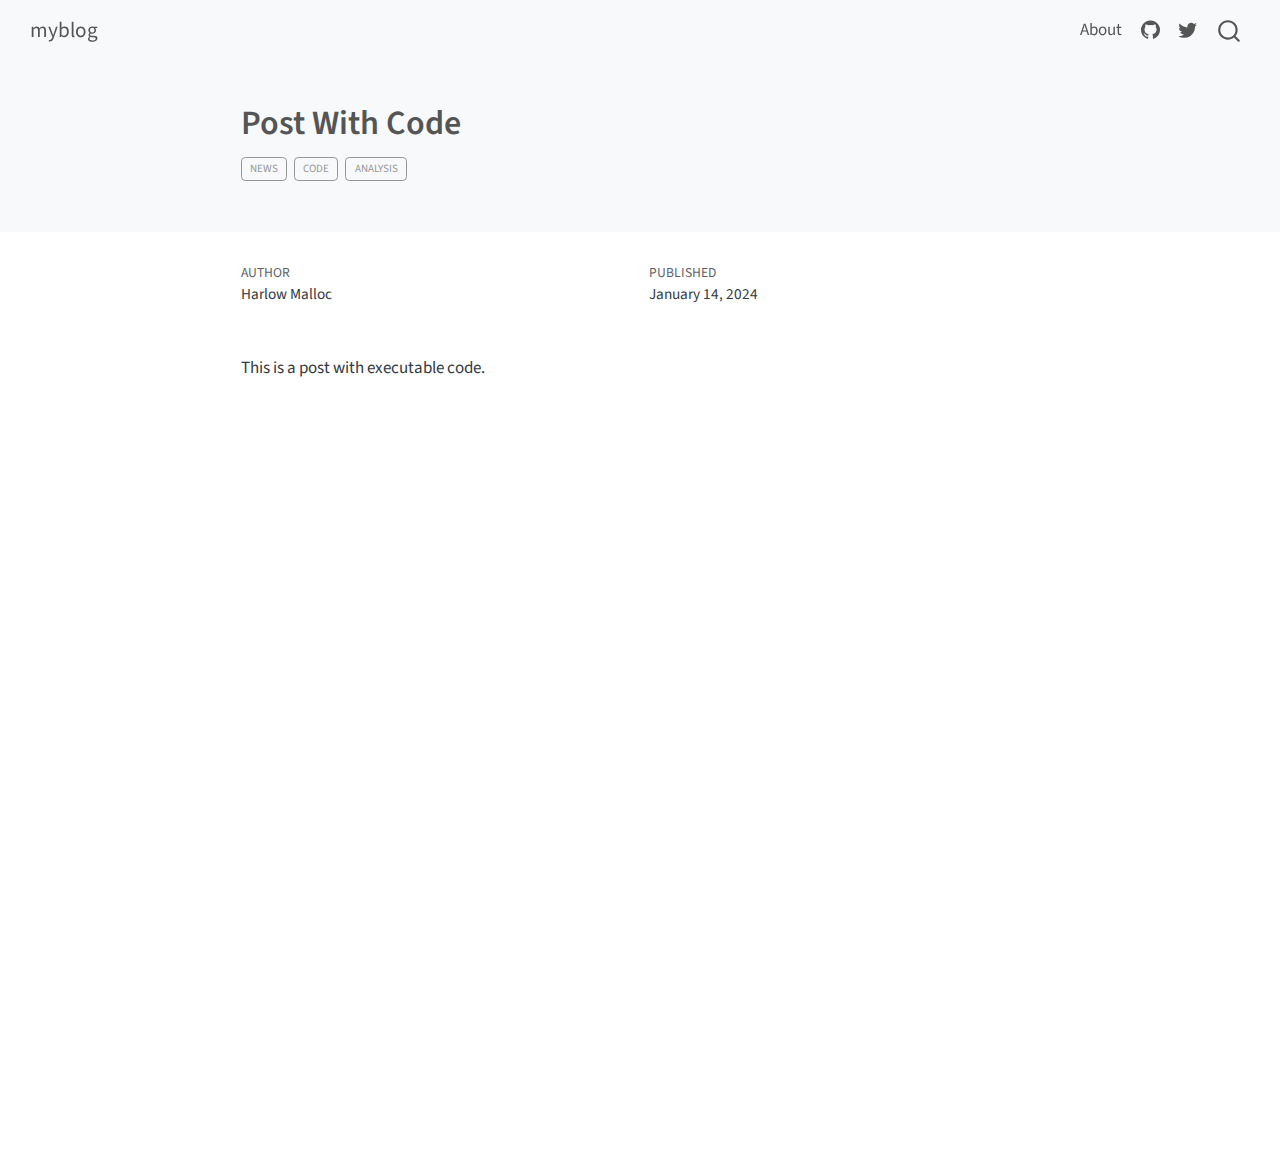
<file: posts/post-with-code/index.html>
<!DOCTYPE html>
<html xmlns="http://www.w3.org/1999/xhtml" lang="en" xml:lang="en"><head>

<meta charset="utf-8">
<meta name="generator" content="quarto-1.4.542">

<meta name="viewport" content="width=device-width, initial-scale=1.0, user-scalable=yes">

<meta name="author" content="Harlow Malloc">
<meta name="dcterms.date" content="2024-01-14">

<title>myblog - Post With Code</title>
<style>
code{white-space: pre-wrap;}
span.smallcaps{font-variant: small-caps;}
div.columns{display: flex; gap: min(4vw, 1.5em);}
div.column{flex: auto; overflow-x: auto;}
div.hanging-indent{margin-left: 1.5em; text-indent: -1.5em;}
ul.task-list{list-style: none;}
ul.task-list li input[type="checkbox"] {
  width: 0.8em;
  margin: 0 0.8em 0.2em -1em; /* quarto-specific, see https://github.com/quarto-dev/quarto-cli/issues/4556 */ 
  vertical-align: middle;
}
</style>


<script src="../../site_libs/quarto-nav/quarto-nav.js"></script>
<script src="../../site_libs/quarto-nav/headroom.min.js"></script>
<script src="../../site_libs/clipboard/clipboard.min.js"></script>
<script src="../../site_libs/quarto-search/autocomplete.umd.js"></script>
<script src="../../site_libs/quarto-search/fuse.min.js"></script>
<script src="../../site_libs/quarto-search/quarto-search.js"></script>
<meta name="quarto:offset" content="../../">
<script src="../../site_libs/quarto-html/quarto.js"></script>
<script src="../../site_libs/quarto-html/popper.min.js"></script>
<script src="../../site_libs/quarto-html/tippy.umd.min.js"></script>
<script src="../../site_libs/quarto-html/anchor.min.js"></script>
<link href="../../site_libs/quarto-html/tippy.css" rel="stylesheet">
<link href="../../site_libs/quarto-html/quarto-syntax-highlighting.css" rel="stylesheet" id="quarto-text-highlighting-styles">
<script src="../../site_libs/bootstrap/bootstrap.min.js"></script>
<link href="../../site_libs/bootstrap/bootstrap-icons.css" rel="stylesheet">
<link href="../../site_libs/bootstrap/bootstrap.min.css" rel="stylesheet" id="quarto-bootstrap" data-mode="light">
<script id="quarto-search-options" type="application/json">{
  "location": "navbar",
  "copy-button": false,
  "collapse-after": 3,
  "panel-placement": "end",
  "type": "overlay",
  "limit": 50,
  "keyboard-shortcut": [
    "f",
    "/",
    "s"
  ],
  "show-item-context": false,
  "language": {
    "search-no-results-text": "No results",
    "search-matching-documents-text": "matching documents",
    "search-copy-link-title": "Copy link to search",
    "search-hide-matches-text": "Hide additional matches",
    "search-more-match-text": "more match in this document",
    "search-more-matches-text": "more matches in this document",
    "search-clear-button-title": "Clear",
    "search-text-placeholder": "",
    "search-detached-cancel-button-title": "Cancel",
    "search-submit-button-title": "Submit",
    "search-label": "Search"
  }
}</script>


<link rel="stylesheet" href="../../styles.css">
</head>

<body class="nav-fixed fullcontent">

<div id="quarto-search-results"></div>
  <header id="quarto-header" class="headroom fixed-top quarto-banner">
    <nav class="navbar navbar-expand-lg " data-bs-theme="dark">
      <div class="navbar-container container-fluid">
      <div class="navbar-brand-container mx-auto">
    <a class="navbar-brand" href="../../index.html">
    <span class="navbar-title">myblog</span>
    </a>
  </div>
            <div id="quarto-search" class="" title="Search"></div>
          <button class="navbar-toggler" type="button" data-bs-toggle="collapse" data-bs-target="#navbarCollapse" aria-controls="navbarCollapse" aria-expanded="false" aria-label="Toggle navigation" onclick="if (window.quartoToggleHeadroom) { window.quartoToggleHeadroom(); }">
  <span class="navbar-toggler-icon"></span>
</button>
          <div class="collapse navbar-collapse" id="navbarCollapse">
            <ul class="navbar-nav navbar-nav-scroll ms-auto">
  <li class="nav-item">
    <a class="nav-link" href="../../about.html"> 
<span class="menu-text">About</span></a>
  </li>  
  <li class="nav-item compact">
    <a class="nav-link" href="https://github.com/"> <i class="bi bi-github" role="img">
</i> 
<span class="menu-text"></span></a>
  </li>  
  <li class="nav-item compact">
    <a class="nav-link" href="https://twitter.com"> <i class="bi bi-twitter" role="img">
</i> 
<span class="menu-text"></span></a>
  </li>  
</ul>
          </div> <!-- /navcollapse -->
          <div class="quarto-navbar-tools">
</div>
      </div> <!-- /container-fluid -->
    </nav>
</header>
<!-- content -->
<header id="title-block-header" class="quarto-title-block default page-columns page-full">
  <div class="quarto-title-banner page-columns page-full">
    <div class="quarto-title column-body">
      <h1 class="title">Post With Code</h1>
                                <div class="quarto-categories">
                <div class="quarto-category">news</div>
                <div class="quarto-category">code</div>
                <div class="quarto-category">analysis</div>
              </div>
                  </div>
  </div>
    
  
  <div class="quarto-title-meta">

      <div>
      <div class="quarto-title-meta-heading">Author</div>
      <div class="quarto-title-meta-contents">
               <p>Harlow Malloc </p>
            </div>
    </div>
      
      <div>
      <div class="quarto-title-meta-heading">Published</div>
      <div class="quarto-title-meta-contents">
        <p class="date">January 14, 2024</p>
      </div>
    </div>
    
      
    </div>
    
  
  </header><div id="quarto-content" class="quarto-container page-columns page-rows-contents page-layout-article page-navbar">
<!-- sidebar -->
<!-- margin-sidebar -->
    
<!-- main -->
<main class="content quarto-banner-title-block" id="quarto-document-content">





<p>This is a post with executable code.</p>



</main> <!-- /main -->
<script id="quarto-html-after-body" type="application/javascript">
window.document.addEventListener("DOMContentLoaded", function (event) {
  const toggleBodyColorMode = (bsSheetEl) => {
    const mode = bsSheetEl.getAttribute("data-mode");
    const bodyEl = window.document.querySelector("body");
    if (mode === "dark") {
      bodyEl.classList.add("quarto-dark");
      bodyEl.classList.remove("quarto-light");
    } else {
      bodyEl.classList.add("quarto-light");
      bodyEl.classList.remove("quarto-dark");
    }
  }
  const toggleBodyColorPrimary = () => {
    const bsSheetEl = window.document.querySelector("link#quarto-bootstrap");
    if (bsSheetEl) {
      toggleBodyColorMode(bsSheetEl);
    }
  }
  toggleBodyColorPrimary();  
  const icon = "";
  const anchorJS = new window.AnchorJS();
  anchorJS.options = {
    placement: 'right',
    icon: icon
  };
  anchorJS.add('.anchored');
  const isCodeAnnotation = (el) => {
    for (const clz of el.classList) {
      if (clz.startsWith('code-annotation-')) {                     
        return true;
      }
    }
    return false;
  }
  const clipboard = new window.ClipboardJS('.code-copy-button', {
    text: function(trigger) {
      const codeEl = trigger.previousElementSibling.cloneNode(true);
      for (const childEl of codeEl.children) {
        if (isCodeAnnotation(childEl)) {
          childEl.remove();
        }
      }
      return codeEl.innerText;
    }
  });
  clipboard.on('success', function(e) {
    // button target
    const button = e.trigger;
    // don't keep focus
    button.blur();
    // flash "checked"
    button.classList.add('code-copy-button-checked');
    var currentTitle = button.getAttribute("title");
    button.setAttribute("title", "Copied!");
    let tooltip;
    if (window.bootstrap) {
      button.setAttribute("data-bs-toggle", "tooltip");
      button.setAttribute("data-bs-placement", "left");
      button.setAttribute("data-bs-title", "Copied!");
      tooltip = new bootstrap.Tooltip(button, 
        { trigger: "manual", 
          customClass: "code-copy-button-tooltip",
          offset: [0, -8]});
      tooltip.show();    
    }
    setTimeout(function() {
      if (tooltip) {
        tooltip.hide();
        button.removeAttribute("data-bs-title");
        button.removeAttribute("data-bs-toggle");
        button.removeAttribute("data-bs-placement");
      }
      button.setAttribute("title", currentTitle);
      button.classList.remove('code-copy-button-checked');
    }, 1000);
    // clear code selection
    e.clearSelection();
  });
  function tippyHover(el, contentFn, onTriggerFn, onUntriggerFn) {
    const config = {
      allowHTML: true,
      maxWidth: 500,
      delay: 100,
      arrow: false,
      appendTo: function(el) {
          return el.parentElement;
      },
      interactive: true,
      interactiveBorder: 10,
      theme: 'quarto',
      placement: 'bottom-start',
    };
    if (contentFn) {
      config.content = contentFn;
    }
    if (onTriggerFn) {
      config.onTrigger = onTriggerFn;
    }
    if (onUntriggerFn) {
      config.onUntrigger = onUntriggerFn;
    }
    window.tippy(el, config); 
  }
  const noterefs = window.document.querySelectorAll('a[role="doc-noteref"]');
  for (var i=0; i<noterefs.length; i++) {
    const ref = noterefs[i];
    tippyHover(ref, function() {
      // use id or data attribute instead here
      let href = ref.getAttribute('data-footnote-href') || ref.getAttribute('href');
      try { href = new URL(href).hash; } catch {}
      const id = href.replace(/^#\/?/, "");
      const note = window.document.getElementById(id);
      return note.innerHTML;
    });
  }
  const xrefs = window.document.querySelectorAll('a.quarto-xref');
  const processXRef = (id, note) => {
    // Strip column container classes
    const stripColumnClz = (el) => {
      el.classList.remove("page-full", "page-columns");
      if (el.children) {
        for (const child of el.children) {
          stripColumnClz(child);
        }
      }
    }
    stripColumnClz(note)
    if (id === null || id.startsWith('sec-')) {
      // Special case sections, only their first couple elements
      const container = document.createElement("div");
      if (note.children && note.children.length > 2) {
        container.appendChild(note.children[0].cloneNode(true));
        for (let i = 1; i < note.children.length; i++) {
          const child = note.children[i];
          if (child.tagName === "P" && child.innerText === "") {
            continue;
          } else {
            container.appendChild(child.cloneNode(true));
            break;
          }
        }
        if (window.Quarto?.typesetMath) {
          window.Quarto.typesetMath(container);
        }
        return container.innerHTML
      } else {
        if (window.Quarto?.typesetMath) {
          window.Quarto.typesetMath(note);
        }
        return note.innerHTML;
      }
    } else {
      // Remove any anchor links if they are present
      const anchorLink = note.querySelector('a.anchorjs-link');
      if (anchorLink) {
        anchorLink.remove();
      }
      if (window.Quarto?.typesetMath) {
        window.Quarto.typesetMath(note);
      }
      return note.innerHTML;
    }
  }
  for (var i=0; i<xrefs.length; i++) {
    const xref = xrefs[i];
    tippyHover(xref, undefined, function(instance) {
      instance.disable();
      let url = xref.getAttribute('href');
      let hash = undefined; 
      if (url.startsWith('#')) {
        hash = url;
      } else {
        try { hash = new URL(url).hash; } catch {}
      }
      if (hash) {
        const id = hash.replace(/^#\/?/, "");
        const note = window.document.getElementById(id);
        if (note !== null) {
          try {
            const html = processXRef(id, note.cloneNode(true));
            instance.setContent(html);
          } finally {
            instance.enable();
            instance.show();
          }
        } else {
          // See if we can fetch this
          fetch(url.split('#')[0])
          .then(res => res.text())
          .then(html => {
            const parser = new DOMParser();
            const htmlDoc = parser.parseFromString(html, "text/html");
            const note = htmlDoc.getElementById(id);
            if (note !== null) {
              const html = processXRef(id, note);
              instance.setContent(html);
            } 
          }).finally(() => {
            instance.enable();
            instance.show();
          });
        }
      } else {
        // See if we can fetch a full url (with no hash to target)
        // This is a special case and we should probably do some content thinning / targeting
        fetch(url)
        .then(res => res.text())
        .then(html => {
          const parser = new DOMParser();
          const htmlDoc = parser.parseFromString(html, "text/html");
          const note = htmlDoc.querySelector('main.content');
          if (note !== null) {
            // This should only happen for chapter cross references
            // (since there is no id in the URL)
            // remove the first header
            if (note.children.length > 0 && note.children[0].tagName === "HEADER") {
              note.children[0].remove();
            }
            const html = processXRef(null, note);
            instance.setContent(html);
          } 
        }).finally(() => {
          instance.enable();
          instance.show();
        });
      }
    }, function(instance) {
    });
  }
      let selectedAnnoteEl;
      const selectorForAnnotation = ( cell, annotation) => {
        let cellAttr = 'data-code-cell="' + cell + '"';
        let lineAttr = 'data-code-annotation="' +  annotation + '"';
        const selector = 'span[' + cellAttr + '][' + lineAttr + ']';
        return selector;
      }
      const selectCodeLines = (annoteEl) => {
        const doc = window.document;
        const targetCell = annoteEl.getAttribute("data-target-cell");
        const targetAnnotation = annoteEl.getAttribute("data-target-annotation");
        const annoteSpan = window.document.querySelector(selectorForAnnotation(targetCell, targetAnnotation));
        const lines = annoteSpan.getAttribute("data-code-lines").split(",");
        const lineIds = lines.map((line) => {
          return targetCell + "-" + line;
        })
        let top = null;
        let height = null;
        let parent = null;
        if (lineIds.length > 0) {
            //compute the position of the single el (top and bottom and make a div)
            const el = window.document.getElementById(lineIds[0]);
            top = el.offsetTop;
            height = el.offsetHeight;
            parent = el.parentElement.parentElement;
          if (lineIds.length > 1) {
            const lastEl = window.document.getElementById(lineIds[lineIds.length - 1]);
            const bottom = lastEl.offsetTop + lastEl.offsetHeight;
            height = bottom - top;
          }
          if (top !== null && height !== null && parent !== null) {
            // cook up a div (if necessary) and position it 
            let div = window.document.getElementById("code-annotation-line-highlight");
            if (div === null) {
              div = window.document.createElement("div");
              div.setAttribute("id", "code-annotation-line-highlight");
              div.style.position = 'absolute';
              parent.appendChild(div);
            }
            div.style.top = top - 2 + "px";
            div.style.height = height + 4 + "px";
            div.style.left = 0;
            let gutterDiv = window.document.getElementById("code-annotation-line-highlight-gutter");
            if (gutterDiv === null) {
              gutterDiv = window.document.createElement("div");
              gutterDiv.setAttribute("id", "code-annotation-line-highlight-gutter");
              gutterDiv.style.position = 'absolute';
              const codeCell = window.document.getElementById(targetCell);
              const gutter = codeCell.querySelector('.code-annotation-gutter');
              gutter.appendChild(gutterDiv);
            }
            gutterDiv.style.top = top - 2 + "px";
            gutterDiv.style.height = height + 4 + "px";
          }
          selectedAnnoteEl = annoteEl;
        }
      };
      const unselectCodeLines = () => {
        const elementsIds = ["code-annotation-line-highlight", "code-annotation-line-highlight-gutter"];
        elementsIds.forEach((elId) => {
          const div = window.document.getElementById(elId);
          if (div) {
            div.remove();
          }
        });
        selectedAnnoteEl = undefined;
      };
        // Handle positioning of the toggle
    window.addEventListener(
      "resize",
      throttle(() => {
        elRect = undefined;
        if (selectedAnnoteEl) {
          selectCodeLines(selectedAnnoteEl);
        }
      }, 10)
    );
    function throttle(fn, ms) {
    let throttle = false;
    let timer;
      return (...args) => {
        if(!throttle) { // first call gets through
            fn.apply(this, args);
            throttle = true;
        } else { // all the others get throttled
            if(timer) clearTimeout(timer); // cancel #2
            timer = setTimeout(() => {
              fn.apply(this, args);
              timer = throttle = false;
            }, ms);
        }
      };
    }
      // Attach click handler to the DT
      const annoteDls = window.document.querySelectorAll('dt[data-target-cell]');
      for (const annoteDlNode of annoteDls) {
        annoteDlNode.addEventListener('click', (event) => {
          const clickedEl = event.target;
          if (clickedEl !== selectedAnnoteEl) {
            unselectCodeLines();
            const activeEl = window.document.querySelector('dt[data-target-cell].code-annotation-active');
            if (activeEl) {
              activeEl.classList.remove('code-annotation-active');
            }
            selectCodeLines(clickedEl);
            clickedEl.classList.add('code-annotation-active');
          } else {
            // Unselect the line
            unselectCodeLines();
            clickedEl.classList.remove('code-annotation-active');
          }
        });
      }
  const findCites = (el) => {
    const parentEl = el.parentElement;
    if (parentEl) {
      const cites = parentEl.dataset.cites;
      if (cites) {
        return {
          el,
          cites: cites.split(' ')
        };
      } else {
        return findCites(el.parentElement)
      }
    } else {
      return undefined;
    }
  };
  var bibliorefs = window.document.querySelectorAll('a[role="doc-biblioref"]');
  for (var i=0; i<bibliorefs.length; i++) {
    const ref = bibliorefs[i];
    const citeInfo = findCites(ref);
    if (citeInfo) {
      tippyHover(citeInfo.el, function() {
        var popup = window.document.createElement('div');
        citeInfo.cites.forEach(function(cite) {
          var citeDiv = window.document.createElement('div');
          citeDiv.classList.add('hanging-indent');
          citeDiv.classList.add('csl-entry');
          var biblioDiv = window.document.getElementById('ref-' + cite);
          if (biblioDiv) {
            citeDiv.innerHTML = biblioDiv.innerHTML;
          }
          popup.appendChild(citeDiv);
        });
        return popup.innerHTML;
      });
    }
  }
});
</script>
</div> <!-- /content -->




</body></html>
</file>
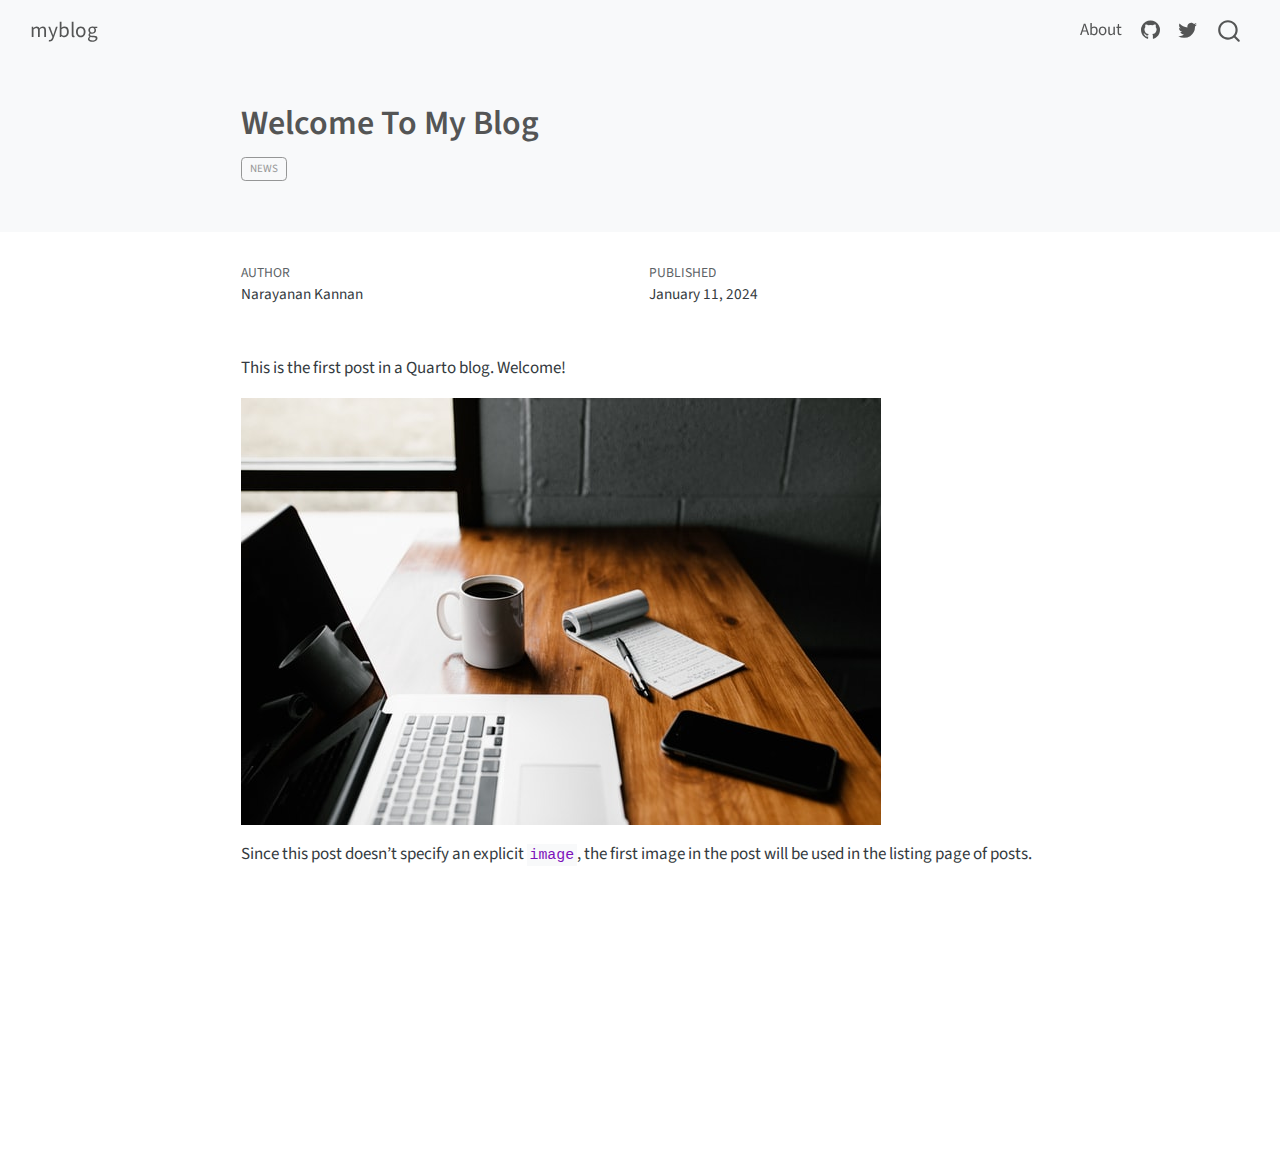
<file: posts/welcome/index.html>
<!DOCTYPE html>
<html xmlns="http://www.w3.org/1999/xhtml" lang="en" xml:lang="en"><head>

<meta charset="utf-8">
<meta name="generator" content="quarto-1.4.542">

<meta name="viewport" content="width=device-width, initial-scale=1.0, user-scalable=yes">

<meta name="author" content="Narayanan Kannan">
<meta name="dcterms.date" content="2024-01-11">

<title>myblog - Welcome To My Blog</title>
<style>
code{white-space: pre-wrap;}
span.smallcaps{font-variant: small-caps;}
div.columns{display: flex; gap: min(4vw, 1.5em);}
div.column{flex: auto; overflow-x: auto;}
div.hanging-indent{margin-left: 1.5em; text-indent: -1.5em;}
ul.task-list{list-style: none;}
ul.task-list li input[type="checkbox"] {
  width: 0.8em;
  margin: 0 0.8em 0.2em -1em; /* quarto-specific, see https://github.com/quarto-dev/quarto-cli/issues/4556 */ 
  vertical-align: middle;
}
</style>


<script src="../../site_libs/quarto-nav/quarto-nav.js"></script>
<script src="../../site_libs/quarto-nav/headroom.min.js"></script>
<script src="../../site_libs/clipboard/clipboard.min.js"></script>
<script src="../../site_libs/quarto-search/autocomplete.umd.js"></script>
<script src="../../site_libs/quarto-search/fuse.min.js"></script>
<script src="../../site_libs/quarto-search/quarto-search.js"></script>
<meta name="quarto:offset" content="../../">
<script src="../../site_libs/quarto-html/quarto.js"></script>
<script src="../../site_libs/quarto-html/popper.min.js"></script>
<script src="../../site_libs/quarto-html/tippy.umd.min.js"></script>
<script src="../../site_libs/quarto-html/anchor.min.js"></script>
<link href="../../site_libs/quarto-html/tippy.css" rel="stylesheet">
<link href="../../site_libs/quarto-html/quarto-syntax-highlighting.css" rel="stylesheet" id="quarto-text-highlighting-styles">
<script src="../../site_libs/bootstrap/bootstrap.min.js"></script>
<link href="../../site_libs/bootstrap/bootstrap-icons.css" rel="stylesheet">
<link href="../../site_libs/bootstrap/bootstrap.min.css" rel="stylesheet" id="quarto-bootstrap" data-mode="light">
<script id="quarto-search-options" type="application/json">{
  "location": "navbar",
  "copy-button": false,
  "collapse-after": 3,
  "panel-placement": "end",
  "type": "overlay",
  "limit": 50,
  "keyboard-shortcut": [
    "f",
    "/",
    "s"
  ],
  "show-item-context": false,
  "language": {
    "search-no-results-text": "No results",
    "search-matching-documents-text": "matching documents",
    "search-copy-link-title": "Copy link to search",
    "search-hide-matches-text": "Hide additional matches",
    "search-more-match-text": "more match in this document",
    "search-more-matches-text": "more matches in this document",
    "search-clear-button-title": "Clear",
    "search-text-placeholder": "",
    "search-detached-cancel-button-title": "Cancel",
    "search-submit-button-title": "Submit",
    "search-label": "Search"
  }
}</script>


<link rel="stylesheet" href="../../styles.css">
</head>

<body class="nav-fixed fullcontent">

<div id="quarto-search-results"></div>
  <header id="quarto-header" class="headroom fixed-top quarto-banner">
    <nav class="navbar navbar-expand-lg " data-bs-theme="dark">
      <div class="navbar-container container-fluid">
      <div class="navbar-brand-container mx-auto">
    <a class="navbar-brand" href="../../index.html">
    <span class="navbar-title">myblog</span>
    </a>
  </div>
            <div id="quarto-search" class="" title="Search"></div>
          <button class="navbar-toggler" type="button" data-bs-toggle="collapse" data-bs-target="#navbarCollapse" aria-controls="navbarCollapse" aria-expanded="false" aria-label="Toggle navigation" onclick="if (window.quartoToggleHeadroom) { window.quartoToggleHeadroom(); }">
  <span class="navbar-toggler-icon"></span>
</button>
          <div class="collapse navbar-collapse" id="navbarCollapse">
            <ul class="navbar-nav navbar-nav-scroll ms-auto">
  <li class="nav-item">
    <a class="nav-link" href="../../about.html"> 
<span class="menu-text">About</span></a>
  </li>  
  <li class="nav-item compact">
    <a class="nav-link" href="https://github.com/"> <i class="bi bi-github" role="img">
</i> 
<span class="menu-text"></span></a>
  </li>  
  <li class="nav-item compact">
    <a class="nav-link" href="https://twitter.com"> <i class="bi bi-twitter" role="img">
</i> 
<span class="menu-text"></span></a>
  </li>  
</ul>
          </div> <!-- /navcollapse -->
          <div class="quarto-navbar-tools">
</div>
      </div> <!-- /container-fluid -->
    </nav>
</header>
<!-- content -->
<header id="title-block-header" class="quarto-title-block default page-columns page-full">
  <div class="quarto-title-banner page-columns page-full">
    <div class="quarto-title column-body">
      <h1 class="title">Welcome To My Blog</h1>
                                <div class="quarto-categories">
                <div class="quarto-category">news</div>
              </div>
                  </div>
  </div>
    
  
  <div class="quarto-title-meta">

      <div>
      <div class="quarto-title-meta-heading">Author</div>
      <div class="quarto-title-meta-contents">
               <p>Narayanan Kannan </p>
            </div>
    </div>
      
      <div>
      <div class="quarto-title-meta-heading">Published</div>
      <div class="quarto-title-meta-contents">
        <p class="date">January 11, 2024</p>
      </div>
    </div>
    
      
    </div>
    
  
  </header><div id="quarto-content" class="quarto-container page-columns page-rows-contents page-layout-article page-navbar">
<!-- sidebar -->
<!-- margin-sidebar -->
    
<!-- main -->
<main class="content quarto-banner-title-block" id="quarto-document-content">





<p>This is the first post in a Quarto blog. Welcome!</p>
<p><img src="thumbnail.jpg" class="img-fluid"></p>
<p>Since this post doesn’t specify an explicit <code>image</code>, the first image in the post will be used in the listing page of posts.</p>



</main> <!-- /main -->
<script id="quarto-html-after-body" type="application/javascript">
window.document.addEventListener("DOMContentLoaded", function (event) {
  const toggleBodyColorMode = (bsSheetEl) => {
    const mode = bsSheetEl.getAttribute("data-mode");
    const bodyEl = window.document.querySelector("body");
    if (mode === "dark") {
      bodyEl.classList.add("quarto-dark");
      bodyEl.classList.remove("quarto-light");
    } else {
      bodyEl.classList.add("quarto-light");
      bodyEl.classList.remove("quarto-dark");
    }
  }
  const toggleBodyColorPrimary = () => {
    const bsSheetEl = window.document.querySelector("link#quarto-bootstrap");
    if (bsSheetEl) {
      toggleBodyColorMode(bsSheetEl);
    }
  }
  toggleBodyColorPrimary();  
  const icon = "";
  const anchorJS = new window.AnchorJS();
  anchorJS.options = {
    placement: 'right',
    icon: icon
  };
  anchorJS.add('.anchored');
  const isCodeAnnotation = (el) => {
    for (const clz of el.classList) {
      if (clz.startsWith('code-annotation-')) {                     
        return true;
      }
    }
    return false;
  }
  const clipboard = new window.ClipboardJS('.code-copy-button', {
    text: function(trigger) {
      const codeEl = trigger.previousElementSibling.cloneNode(true);
      for (const childEl of codeEl.children) {
        if (isCodeAnnotation(childEl)) {
          childEl.remove();
        }
      }
      return codeEl.innerText;
    }
  });
  clipboard.on('success', function(e) {
    // button target
    const button = e.trigger;
    // don't keep focus
    button.blur();
    // flash "checked"
    button.classList.add('code-copy-button-checked');
    var currentTitle = button.getAttribute("title");
    button.setAttribute("title", "Copied!");
    let tooltip;
    if (window.bootstrap) {
      button.setAttribute("data-bs-toggle", "tooltip");
      button.setAttribute("data-bs-placement", "left");
      button.setAttribute("data-bs-title", "Copied!");
      tooltip = new bootstrap.Tooltip(button, 
        { trigger: "manual", 
          customClass: "code-copy-button-tooltip",
          offset: [0, -8]});
      tooltip.show();    
    }
    setTimeout(function() {
      if (tooltip) {
        tooltip.hide();
        button.removeAttribute("data-bs-title");
        button.removeAttribute("data-bs-toggle");
        button.removeAttribute("data-bs-placement");
      }
      button.setAttribute("title", currentTitle);
      button.classList.remove('code-copy-button-checked');
    }, 1000);
    // clear code selection
    e.clearSelection();
  });
  function tippyHover(el, contentFn, onTriggerFn, onUntriggerFn) {
    const config = {
      allowHTML: true,
      maxWidth: 500,
      delay: 100,
      arrow: false,
      appendTo: function(el) {
          return el.parentElement;
      },
      interactive: true,
      interactiveBorder: 10,
      theme: 'quarto',
      placement: 'bottom-start',
    };
    if (contentFn) {
      config.content = contentFn;
    }
    if (onTriggerFn) {
      config.onTrigger = onTriggerFn;
    }
    if (onUntriggerFn) {
      config.onUntrigger = onUntriggerFn;
    }
    window.tippy(el, config); 
  }
  const noterefs = window.document.querySelectorAll('a[role="doc-noteref"]');
  for (var i=0; i<noterefs.length; i++) {
    const ref = noterefs[i];
    tippyHover(ref, function() {
      // use id or data attribute instead here
      let href = ref.getAttribute('data-footnote-href') || ref.getAttribute('href');
      try { href = new URL(href).hash; } catch {}
      const id = href.replace(/^#\/?/, "");
      const note = window.document.getElementById(id);
      return note.innerHTML;
    });
  }
  const xrefs = window.document.querySelectorAll('a.quarto-xref');
  const processXRef = (id, note) => {
    // Strip column container classes
    const stripColumnClz = (el) => {
      el.classList.remove("page-full", "page-columns");
      if (el.children) {
        for (const child of el.children) {
          stripColumnClz(child);
        }
      }
    }
    stripColumnClz(note)
    if (id === null || id.startsWith('sec-')) {
      // Special case sections, only their first couple elements
      const container = document.createElement("div");
      if (note.children && note.children.length > 2) {
        container.appendChild(note.children[0].cloneNode(true));
        for (let i = 1; i < note.children.length; i++) {
          const child = note.children[i];
          if (child.tagName === "P" && child.innerText === "") {
            continue;
          } else {
            container.appendChild(child.cloneNode(true));
            break;
          }
        }
        if (window.Quarto?.typesetMath) {
          window.Quarto.typesetMath(container);
        }
        return container.innerHTML
      } else {
        if (window.Quarto?.typesetMath) {
          window.Quarto.typesetMath(note);
        }
        return note.innerHTML;
      }
    } else {
      // Remove any anchor links if they are present
      const anchorLink = note.querySelector('a.anchorjs-link');
      if (anchorLink) {
        anchorLink.remove();
      }
      if (window.Quarto?.typesetMath) {
        window.Quarto.typesetMath(note);
      }
      return note.innerHTML;
    }
  }
  for (var i=0; i<xrefs.length; i++) {
    const xref = xrefs[i];
    tippyHover(xref, undefined, function(instance) {
      instance.disable();
      let url = xref.getAttribute('href');
      let hash = undefined; 
      if (url.startsWith('#')) {
        hash = url;
      } else {
        try { hash = new URL(url).hash; } catch {}
      }
      if (hash) {
        const id = hash.replace(/^#\/?/, "");
        const note = window.document.getElementById(id);
        if (note !== null) {
          try {
            const html = processXRef(id, note.cloneNode(true));
            instance.setContent(html);
          } finally {
            instance.enable();
            instance.show();
          }
        } else {
          // See if we can fetch this
          fetch(url.split('#')[0])
          .then(res => res.text())
          .then(html => {
            const parser = new DOMParser();
            const htmlDoc = parser.parseFromString(html, "text/html");
            const note = htmlDoc.getElementById(id);
            if (note !== null) {
              const html = processXRef(id, note);
              instance.setContent(html);
            } 
          }).finally(() => {
            instance.enable();
            instance.show();
          });
        }
      } else {
        // See if we can fetch a full url (with no hash to target)
        // This is a special case and we should probably do some content thinning / targeting
        fetch(url)
        .then(res => res.text())
        .then(html => {
          const parser = new DOMParser();
          const htmlDoc = parser.parseFromString(html, "text/html");
          const note = htmlDoc.querySelector('main.content');
          if (note !== null) {
            // This should only happen for chapter cross references
            // (since there is no id in the URL)
            // remove the first header
            if (note.children.length > 0 && note.children[0].tagName === "HEADER") {
              note.children[0].remove();
            }
            const html = processXRef(null, note);
            instance.setContent(html);
          } 
        }).finally(() => {
          instance.enable();
          instance.show();
        });
      }
    }, function(instance) {
    });
  }
      let selectedAnnoteEl;
      const selectorForAnnotation = ( cell, annotation) => {
        let cellAttr = 'data-code-cell="' + cell + '"';
        let lineAttr = 'data-code-annotation="' +  annotation + '"';
        const selector = 'span[' + cellAttr + '][' + lineAttr + ']';
        return selector;
      }
      const selectCodeLines = (annoteEl) => {
        const doc = window.document;
        const targetCell = annoteEl.getAttribute("data-target-cell");
        const targetAnnotation = annoteEl.getAttribute("data-target-annotation");
        const annoteSpan = window.document.querySelector(selectorForAnnotation(targetCell, targetAnnotation));
        const lines = annoteSpan.getAttribute("data-code-lines").split(",");
        const lineIds = lines.map((line) => {
          return targetCell + "-" + line;
        })
        let top = null;
        let height = null;
        let parent = null;
        if (lineIds.length > 0) {
            //compute the position of the single el (top and bottom and make a div)
            const el = window.document.getElementById(lineIds[0]);
            top = el.offsetTop;
            height = el.offsetHeight;
            parent = el.parentElement.parentElement;
          if (lineIds.length > 1) {
            const lastEl = window.document.getElementById(lineIds[lineIds.length - 1]);
            const bottom = lastEl.offsetTop + lastEl.offsetHeight;
            height = bottom - top;
          }
          if (top !== null && height !== null && parent !== null) {
            // cook up a div (if necessary) and position it 
            let div = window.document.getElementById("code-annotation-line-highlight");
            if (div === null) {
              div = window.document.createElement("div");
              div.setAttribute("id", "code-annotation-line-highlight");
              div.style.position = 'absolute';
              parent.appendChild(div);
            }
            div.style.top = top - 2 + "px";
            div.style.height = height + 4 + "px";
            div.style.left = 0;
            let gutterDiv = window.document.getElementById("code-annotation-line-highlight-gutter");
            if (gutterDiv === null) {
              gutterDiv = window.document.createElement("div");
              gutterDiv.setAttribute("id", "code-annotation-line-highlight-gutter");
              gutterDiv.style.position = 'absolute';
              const codeCell = window.document.getElementById(targetCell);
              const gutter = codeCell.querySelector('.code-annotation-gutter');
              gutter.appendChild(gutterDiv);
            }
            gutterDiv.style.top = top - 2 + "px";
            gutterDiv.style.height = height + 4 + "px";
          }
          selectedAnnoteEl = annoteEl;
        }
      };
      const unselectCodeLines = () => {
        const elementsIds = ["code-annotation-line-highlight", "code-annotation-line-highlight-gutter"];
        elementsIds.forEach((elId) => {
          const div = window.document.getElementById(elId);
          if (div) {
            div.remove();
          }
        });
        selectedAnnoteEl = undefined;
      };
        // Handle positioning of the toggle
    window.addEventListener(
      "resize",
      throttle(() => {
        elRect = undefined;
        if (selectedAnnoteEl) {
          selectCodeLines(selectedAnnoteEl);
        }
      }, 10)
    );
    function throttle(fn, ms) {
    let throttle = false;
    let timer;
      return (...args) => {
        if(!throttle) { // first call gets through
            fn.apply(this, args);
            throttle = true;
        } else { // all the others get throttled
            if(timer) clearTimeout(timer); // cancel #2
            timer = setTimeout(() => {
              fn.apply(this, args);
              timer = throttle = false;
            }, ms);
        }
      };
    }
      // Attach click handler to the DT
      const annoteDls = window.document.querySelectorAll('dt[data-target-cell]');
      for (const annoteDlNode of annoteDls) {
        annoteDlNode.addEventListener('click', (event) => {
          const clickedEl = event.target;
          if (clickedEl !== selectedAnnoteEl) {
            unselectCodeLines();
            const activeEl = window.document.querySelector('dt[data-target-cell].code-annotation-active');
            if (activeEl) {
              activeEl.classList.remove('code-annotation-active');
            }
            selectCodeLines(clickedEl);
            clickedEl.classList.add('code-annotation-active');
          } else {
            // Unselect the line
            unselectCodeLines();
            clickedEl.classList.remove('code-annotation-active');
          }
        });
      }
  const findCites = (el) => {
    const parentEl = el.parentElement;
    if (parentEl) {
      const cites = parentEl.dataset.cites;
      if (cites) {
        return {
          el,
          cites: cites.split(' ')
        };
      } else {
        return findCites(el.parentElement)
      }
    } else {
      return undefined;
    }
  };
  var bibliorefs = window.document.querySelectorAll('a[role="doc-biblioref"]');
  for (var i=0; i<bibliorefs.length; i++) {
    const ref = bibliorefs[i];
    const citeInfo = findCites(ref);
    if (citeInfo) {
      tippyHover(citeInfo.el, function() {
        var popup = window.document.createElement('div');
        citeInfo.cites.forEach(function(cite) {
          var citeDiv = window.document.createElement('div');
          citeDiv.classList.add('hanging-indent');
          citeDiv.classList.add('csl-entry');
          var biblioDiv = window.document.getElementById('ref-' + cite);
          if (biblioDiv) {
            citeDiv.innerHTML = biblioDiv.innerHTML;
          }
          popup.appendChild(citeDiv);
        });
        return popup.innerHTML;
      });
    }
  }
});
</script>
</div> <!-- /content -->




</body></html>
</file>
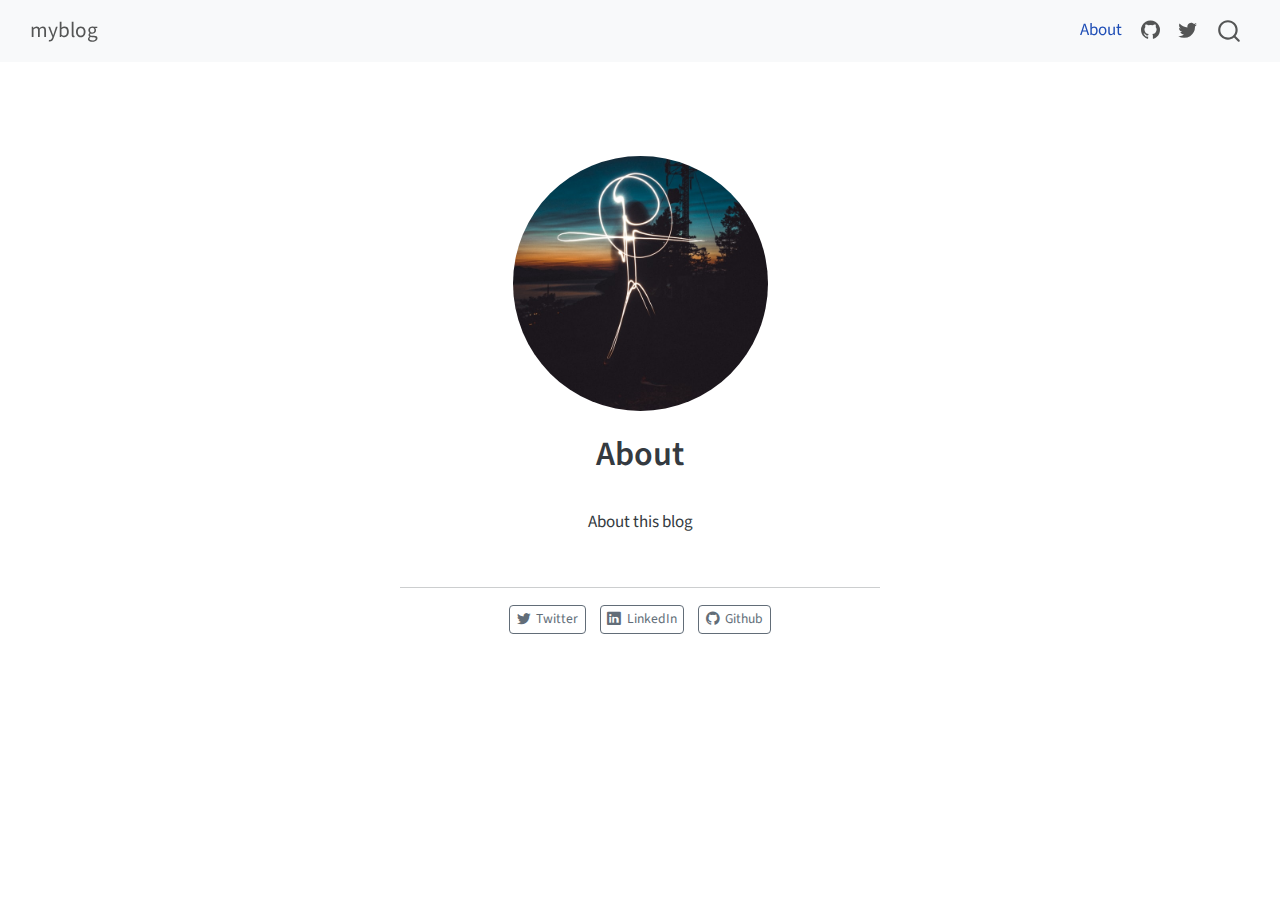
<file: about.html>
<!DOCTYPE html>
<html xmlns="http://www.w3.org/1999/xhtml" lang="en" xml:lang="en"><head>

<meta charset="utf-8">
<meta name="generator" content="quarto-1.4.542">

<meta name="viewport" content="width=device-width, initial-scale=1.0, user-scalable=yes">


<title>myblog - About</title>
<style>
code{white-space: pre-wrap;}
span.smallcaps{font-variant: small-caps;}
div.columns{display: flex; gap: min(4vw, 1.5em);}
div.column{flex: auto; overflow-x: auto;}
div.hanging-indent{margin-left: 1.5em; text-indent: -1.5em;}
ul.task-list{list-style: none;}
ul.task-list li input[type="checkbox"] {
  width: 0.8em;
  margin: 0 0.8em 0.2em -1em; /* quarto-specific, see https://github.com/quarto-dev/quarto-cli/issues/4556 */ 
  vertical-align: middle;
}
</style>


<script src="site_libs/quarto-nav/quarto-nav.js"></script>
<script src="site_libs/quarto-nav/headroom.min.js"></script>
<script src="site_libs/clipboard/clipboard.min.js"></script>
<script src="site_libs/quarto-search/autocomplete.umd.js"></script>
<script src="site_libs/quarto-search/fuse.min.js"></script>
<script src="site_libs/quarto-search/quarto-search.js"></script>
<meta name="quarto:offset" content="./">
<script src="site_libs/quarto-html/quarto.js"></script>
<script src="site_libs/quarto-html/popper.min.js"></script>
<script src="site_libs/quarto-html/tippy.umd.min.js"></script>
<link href="site_libs/quarto-html/tippy.css" rel="stylesheet">
<link href="site_libs/quarto-html/quarto-syntax-highlighting.css" rel="stylesheet" id="quarto-text-highlighting-styles">
<script src="site_libs/bootstrap/bootstrap.min.js"></script>
<link href="site_libs/bootstrap/bootstrap-icons.css" rel="stylesheet">
<link href="site_libs/bootstrap/bootstrap.min.css" rel="stylesheet" id="quarto-bootstrap" data-mode="light">
<script id="quarto-search-options" type="application/json">{
  "location": "navbar",
  "copy-button": false,
  "collapse-after": 3,
  "panel-placement": "end",
  "type": "overlay",
  "limit": 50,
  "keyboard-shortcut": [
    "f",
    "/",
    "s"
  ],
  "show-item-context": false,
  "language": {
    "search-no-results-text": "No results",
    "search-matching-documents-text": "matching documents",
    "search-copy-link-title": "Copy link to search",
    "search-hide-matches-text": "Hide additional matches",
    "search-more-match-text": "more match in this document",
    "search-more-matches-text": "more matches in this document",
    "search-clear-button-title": "Clear",
    "search-text-placeholder": "",
    "search-detached-cancel-button-title": "Cancel",
    "search-submit-button-title": "Submit",
    "search-label": "Search"
  }
}</script>


<link rel="stylesheet" href="styles.css">
</head>

<body class="nav-fixed fullcontent">

<div id="quarto-search-results"></div>
  <header id="quarto-header" class="headroom fixed-top">
    <nav class="navbar navbar-expand-lg " data-bs-theme="dark">
      <div class="navbar-container container-fluid">
      <div class="navbar-brand-container mx-auto">
    <a class="navbar-brand" href="./index.html">
    <span class="navbar-title">myblog</span>
    </a>
  </div>
            <div id="quarto-search" class="" title="Search"></div>
          <button class="navbar-toggler" type="button" data-bs-toggle="collapse" data-bs-target="#navbarCollapse" aria-controls="navbarCollapse" aria-expanded="false" aria-label="Toggle navigation" onclick="if (window.quartoToggleHeadroom) { window.quartoToggleHeadroom(); }">
  <span class="navbar-toggler-icon"></span>
</button>
          <div class="collapse navbar-collapse" id="navbarCollapse">
            <ul class="navbar-nav navbar-nav-scroll ms-auto">
  <li class="nav-item">
    <a class="nav-link active" href="./about.html" aria-current="page"> 
<span class="menu-text">About</span></a>
  </li>  
  <li class="nav-item compact">
    <a class="nav-link" href="https://github.com/"> <i class="bi bi-github" role="img">
</i> 
<span class="menu-text"></span></a>
  </li>  
  <li class="nav-item compact">
    <a class="nav-link" href="https://twitter.com"> <i class="bi bi-twitter" role="img">
</i> 
<span class="menu-text"></span></a>
  </li>  
</ul>
          </div> <!-- /navcollapse -->
          <div class="quarto-navbar-tools">
</div>
      </div> <!-- /container-fluid -->
    </nav>
</header>
<!-- content -->
<div id="quarto-content" class="quarto-container page-columns page-rows-contents page-layout-article page-navbar">
<!-- sidebar -->
<!-- margin-sidebar -->
    
<!-- main -->
<div class="quarto-about-jolla content">
  <img src="profile.jpg" class="about-image
  round " style="height: 15em; width: 15em;">
 <header id="title-block-header" class="quarto-title-block default">
<div class="quarto-title">
<h1 class="title">About</h1>
</div>
<div class="quarto-title-meta">
  </div>
</header><main class="content" id="quarto-document-content">
<p>About this blog</p>


</main> 
  <hr class="about-sep">
   <div class="about-links">
  <a href="https://twitter.com" class="about-link" rel="" target="">
    <i class="bi bi-twitter"></i>
     <span class="about-link-text">Twitter</span>
  </a>
  <a href="https://linkedin.com" class="about-link" rel="" target="">
    <i class="bi bi-linkedin"></i>
     <span class="about-link-text">LinkedIn</span>
  </a>
  <a href="https://github.com" class="about-link" rel="" target="">
    <i class="bi bi-github"></i>
     <span class="about-link-text">Github</span>
  </a>
</div>
</div>
 <!-- /main -->
<script id="quarto-html-after-body" type="application/javascript">
window.document.addEventListener("DOMContentLoaded", function (event) {
  const toggleBodyColorMode = (bsSheetEl) => {
    const mode = bsSheetEl.getAttribute("data-mode");
    const bodyEl = window.document.querySelector("body");
    if (mode === "dark") {
      bodyEl.classList.add("quarto-dark");
      bodyEl.classList.remove("quarto-light");
    } else {
      bodyEl.classList.add("quarto-light");
      bodyEl.classList.remove("quarto-dark");
    }
  }
  const toggleBodyColorPrimary = () => {
    const bsSheetEl = window.document.querySelector("link#quarto-bootstrap");
    if (bsSheetEl) {
      toggleBodyColorMode(bsSheetEl);
    }
  }
  toggleBodyColorPrimary();  
  const isCodeAnnotation = (el) => {
    for (const clz of el.classList) {
      if (clz.startsWith('code-annotation-')) {                     
        return true;
      }
    }
    return false;
  }
  const clipboard = new window.ClipboardJS('.code-copy-button', {
    text: function(trigger) {
      const codeEl = trigger.previousElementSibling.cloneNode(true);
      for (const childEl of codeEl.children) {
        if (isCodeAnnotation(childEl)) {
          childEl.remove();
        }
      }
      return codeEl.innerText;
    }
  });
  clipboard.on('success', function(e) {
    // button target
    const button = e.trigger;
    // don't keep focus
    button.blur();
    // flash "checked"
    button.classList.add('code-copy-button-checked');
    var currentTitle = button.getAttribute("title");
    button.setAttribute("title", "Copied!");
    let tooltip;
    if (window.bootstrap) {
      button.setAttribute("data-bs-toggle", "tooltip");
      button.setAttribute("data-bs-placement", "left");
      button.setAttribute("data-bs-title", "Copied!");
      tooltip = new bootstrap.Tooltip(button, 
        { trigger: "manual", 
          customClass: "code-copy-button-tooltip",
          offset: [0, -8]});
      tooltip.show();    
    }
    setTimeout(function() {
      if (tooltip) {
        tooltip.hide();
        button.removeAttribute("data-bs-title");
        button.removeAttribute("data-bs-toggle");
        button.removeAttribute("data-bs-placement");
      }
      button.setAttribute("title", currentTitle);
      button.classList.remove('code-copy-button-checked');
    }, 1000);
    // clear code selection
    e.clearSelection();
  });
  function tippyHover(el, contentFn, onTriggerFn, onUntriggerFn) {
    const config = {
      allowHTML: true,
      maxWidth: 500,
      delay: 100,
      arrow: false,
      appendTo: function(el) {
          return el.parentElement;
      },
      interactive: true,
      interactiveBorder: 10,
      theme: 'quarto',
      placement: 'bottom-start',
    };
    if (contentFn) {
      config.content = contentFn;
    }
    if (onTriggerFn) {
      config.onTrigger = onTriggerFn;
    }
    if (onUntriggerFn) {
      config.onUntrigger = onUntriggerFn;
    }
    window.tippy(el, config); 
  }
  const noterefs = window.document.querySelectorAll('a[role="doc-noteref"]');
  for (var i=0; i<noterefs.length; i++) {
    const ref = noterefs[i];
    tippyHover(ref, function() {
      // use id or data attribute instead here
      let href = ref.getAttribute('data-footnote-href') || ref.getAttribute('href');
      try { href = new URL(href).hash; } catch {}
      const id = href.replace(/^#\/?/, "");
      const note = window.document.getElementById(id);
      return note.innerHTML;
    });
  }
  const xrefs = window.document.querySelectorAll('a.quarto-xref');
  const processXRef = (id, note) => {
    // Strip column container classes
    const stripColumnClz = (el) => {
      el.classList.remove("page-full", "page-columns");
      if (el.children) {
        for (const child of el.children) {
          stripColumnClz(child);
        }
      }
    }
    stripColumnClz(note)
    if (id === null || id.startsWith('sec-')) {
      // Special case sections, only their first couple elements
      const container = document.createElement("div");
      if (note.children && note.children.length > 2) {
        container.appendChild(note.children[0].cloneNode(true));
        for (let i = 1; i < note.children.length; i++) {
          const child = note.children[i];
          if (child.tagName === "P" && child.innerText === "") {
            continue;
          } else {
            container.appendChild(child.cloneNode(true));
            break;
          }
        }
        if (window.Quarto?.typesetMath) {
          window.Quarto.typesetMath(container);
        }
        return container.innerHTML
      } else {
        if (window.Quarto?.typesetMath) {
          window.Quarto.typesetMath(note);
        }
        return note.innerHTML;
      }
    } else {
      // Remove any anchor links if they are present
      const anchorLink = note.querySelector('a.anchorjs-link');
      if (anchorLink) {
        anchorLink.remove();
      }
      if (window.Quarto?.typesetMath) {
        window.Quarto.typesetMath(note);
      }
      return note.innerHTML;
    }
  }
  for (var i=0; i<xrefs.length; i++) {
    const xref = xrefs[i];
    tippyHover(xref, undefined, function(instance) {
      instance.disable();
      let url = xref.getAttribute('href');
      let hash = undefined; 
      if (url.startsWith('#')) {
        hash = url;
      } else {
        try { hash = new URL(url).hash; } catch {}
      }
      if (hash) {
        const id = hash.replace(/^#\/?/, "");
        const note = window.document.getElementById(id);
        if (note !== null) {
          try {
            const html = processXRef(id, note.cloneNode(true));
            instance.setContent(html);
          } finally {
            instance.enable();
            instance.show();
          }
        } else {
          // See if we can fetch this
          fetch(url.split('#')[0])
          .then(res => res.text())
          .then(html => {
            const parser = new DOMParser();
            const htmlDoc = parser.parseFromString(html, "text/html");
            const note = htmlDoc.getElementById(id);
            if (note !== null) {
              const html = processXRef(id, note);
              instance.setContent(html);
            } 
          }).finally(() => {
            instance.enable();
            instance.show();
          });
        }
      } else {
        // See if we can fetch a full url (with no hash to target)
        // This is a special case and we should probably do some content thinning / targeting
        fetch(url)
        .then(res => res.text())
        .then(html => {
          const parser = new DOMParser();
          const htmlDoc = parser.parseFromString(html, "text/html");
          const note = htmlDoc.querySelector('main.content');
          if (note !== null) {
            // This should only happen for chapter cross references
            // (since there is no id in the URL)
            // remove the first header
            if (note.children.length > 0 && note.children[0].tagName === "HEADER") {
              note.children[0].remove();
            }
            const html = processXRef(null, note);
            instance.setContent(html);
          } 
        }).finally(() => {
          instance.enable();
          instance.show();
        });
      }
    }, function(instance) {
    });
  }
      let selectedAnnoteEl;
      const selectorForAnnotation = ( cell, annotation) => {
        let cellAttr = 'data-code-cell="' + cell + '"';
        let lineAttr = 'data-code-annotation="' +  annotation + '"';
        const selector = 'span[' + cellAttr + '][' + lineAttr + ']';
        return selector;
      }
      const selectCodeLines = (annoteEl) => {
        const doc = window.document;
        const targetCell = annoteEl.getAttribute("data-target-cell");
        const targetAnnotation = annoteEl.getAttribute("data-target-annotation");
        const annoteSpan = window.document.querySelector(selectorForAnnotation(targetCell, targetAnnotation));
        const lines = annoteSpan.getAttribute("data-code-lines").split(",");
        const lineIds = lines.map((line) => {
          return targetCell + "-" + line;
        })
        let top = null;
        let height = null;
        let parent = null;
        if (lineIds.length > 0) {
            //compute the position of the single el (top and bottom and make a div)
            const el = window.document.getElementById(lineIds[0]);
            top = el.offsetTop;
            height = el.offsetHeight;
            parent = el.parentElement.parentElement;
          if (lineIds.length > 1) {
            const lastEl = window.document.getElementById(lineIds[lineIds.length - 1]);
            const bottom = lastEl.offsetTop + lastEl.offsetHeight;
            height = bottom - top;
          }
          if (top !== null && height !== null && parent !== null) {
            // cook up a div (if necessary) and position it 
            let div = window.document.getElementById("code-annotation-line-highlight");
            if (div === null) {
              div = window.document.createElement("div");
              div.setAttribute("id", "code-annotation-line-highlight");
              div.style.position = 'absolute';
              parent.appendChild(div);
            }
            div.style.top = top - 2 + "px";
            div.style.height = height + 4 + "px";
            div.style.left = 0;
            let gutterDiv = window.document.getElementById("code-annotation-line-highlight-gutter");
            if (gutterDiv === null) {
              gutterDiv = window.document.createElement("div");
              gutterDiv.setAttribute("id", "code-annotation-line-highlight-gutter");
              gutterDiv.style.position = 'absolute';
              const codeCell = window.document.getElementById(targetCell);
              const gutter = codeCell.querySelector('.code-annotation-gutter');
              gutter.appendChild(gutterDiv);
            }
            gutterDiv.style.top = top - 2 + "px";
            gutterDiv.style.height = height + 4 + "px";
          }
          selectedAnnoteEl = annoteEl;
        }
      };
      const unselectCodeLines = () => {
        const elementsIds = ["code-annotation-line-highlight", "code-annotation-line-highlight-gutter"];
        elementsIds.forEach((elId) => {
          const div = window.document.getElementById(elId);
          if (div) {
            div.remove();
          }
        });
        selectedAnnoteEl = undefined;
      };
        // Handle positioning of the toggle
    window.addEventListener(
      "resize",
      throttle(() => {
        elRect = undefined;
        if (selectedAnnoteEl) {
          selectCodeLines(selectedAnnoteEl);
        }
      }, 10)
    );
    function throttle(fn, ms) {
    let throttle = false;
    let timer;
      return (...args) => {
        if(!throttle) { // first call gets through
            fn.apply(this, args);
            throttle = true;
        } else { // all the others get throttled
            if(timer) clearTimeout(timer); // cancel #2
            timer = setTimeout(() => {
              fn.apply(this, args);
              timer = throttle = false;
            }, ms);
        }
      };
    }
      // Attach click handler to the DT
      const annoteDls = window.document.querySelectorAll('dt[data-target-cell]');
      for (const annoteDlNode of annoteDls) {
        annoteDlNode.addEventListener('click', (event) => {
          const clickedEl = event.target;
          if (clickedEl !== selectedAnnoteEl) {
            unselectCodeLines();
            const activeEl = window.document.querySelector('dt[data-target-cell].code-annotation-active');
            if (activeEl) {
              activeEl.classList.remove('code-annotation-active');
            }
            selectCodeLines(clickedEl);
            clickedEl.classList.add('code-annotation-active');
          } else {
            // Unselect the line
            unselectCodeLines();
            clickedEl.classList.remove('code-annotation-active');
          }
        });
      }
  const findCites = (el) => {
    const parentEl = el.parentElement;
    if (parentEl) {
      const cites = parentEl.dataset.cites;
      if (cites) {
        return {
          el,
          cites: cites.split(' ')
        };
      } else {
        return findCites(el.parentElement)
      }
    } else {
      return undefined;
    }
  };
  var bibliorefs = window.document.querySelectorAll('a[role="doc-biblioref"]');
  for (var i=0; i<bibliorefs.length; i++) {
    const ref = bibliorefs[i];
    const citeInfo = findCites(ref);
    if (citeInfo) {
      tippyHover(citeInfo.el, function() {
        var popup = window.document.createElement('div');
        citeInfo.cites.forEach(function(cite) {
          var citeDiv = window.document.createElement('div');
          citeDiv.classList.add('hanging-indent');
          citeDiv.classList.add('csl-entry');
          var biblioDiv = window.document.getElementById('ref-' + cite);
          if (biblioDiv) {
            citeDiv.innerHTML = biblioDiv.innerHTML;
          }
          popup.appendChild(citeDiv);
        });
        return popup.innerHTML;
      });
    }
  }
});
</script>
</div> <!-- /content -->




</body></html>
</file>
<file: site_libs/quarto-html/tippy.css>
.tippy-box[data-animation=fade][data-state=hidden]{opacity:0}[data-tippy-root]{max-width:calc(100vw - 10px)}.tippy-box{position:relative;background-color:#333;color:#fff;border-radius:4px;font-size:14px;line-height:1.4;white-space:normal;outline:0;transition-property:transform,visibility,opacity}.tippy-box[data-placement^=top]>.tippy-arrow{bottom:0}.tippy-box[data-placement^=top]>.tippy-arrow:before{bottom:-7px;left:0;border-width:8px 8px 0;border-top-color:initial;transform-origin:center top}.tippy-box[data-placement^=bottom]>.tippy-arrow{top:0}.tippy-box[data-placement^=bottom]>.tippy-arrow:before{top:-7px;left:0;border-width:0 8px 8px;border-bottom-color:initial;transform-origin:center bottom}.tippy-box[data-placement^=left]>.tippy-arrow{right:0}.tippy-box[data-placement^=left]>.tippy-arrow:before{border-width:8px 0 8px 8px;border-left-color:initial;right:-7px;transform-origin:center left}.tippy-box[data-placement^=right]>.tippy-arrow{left:0}.tippy-box[data-placement^=right]>.tippy-arrow:before{left:-7px;border-width:8px 8px 8px 0;border-right-color:initial;transform-origin:center right}.tippy-box[data-inertia][data-state=visible]{transition-timing-function:cubic-bezier(.54,1.5,.38,1.11)}.tippy-arrow{width:16px;height:16px;color:#333}.tippy-arrow:before{content:"";position:absolute;border-color:transparent;border-style:solid}.tippy-content{position:relative;padding:5px 9px;z-index:1}
</file>
<file: site_libs/quarto-html/quarto-syntax-highlighting.css>
/* quarto syntax highlight colors */
:root {
  --quarto-hl-ot-color: #003B4F;
  --quarto-hl-at-color: #657422;
  --quarto-hl-ss-color: #20794D;
  --quarto-hl-an-color: #5E5E5E;
  --quarto-hl-fu-color: #4758AB;
  --quarto-hl-st-color: #20794D;
  --quarto-hl-cf-color: #003B4F;
  --quarto-hl-op-color: #5E5E5E;
  --quarto-hl-er-color: #AD0000;
  --quarto-hl-bn-color: #AD0000;
  --quarto-hl-al-color: #AD0000;
  --quarto-hl-va-color: #111111;
  --quarto-hl-bu-color: inherit;
  --quarto-hl-ex-color: inherit;
  --quarto-hl-pp-color: #AD0000;
  --quarto-hl-in-color: #5E5E5E;
  --quarto-hl-vs-color: #20794D;
  --quarto-hl-wa-color: #5E5E5E;
  --quarto-hl-do-color: #5E5E5E;
  --quarto-hl-im-color: #00769E;
  --quarto-hl-ch-color: #20794D;
  --quarto-hl-dt-color: #AD0000;
  --quarto-hl-fl-color: #AD0000;
  --quarto-hl-co-color: #5E5E5E;
  --quarto-hl-cv-color: #5E5E5E;
  --quarto-hl-cn-color: #8f5902;
  --quarto-hl-sc-color: #5E5E5E;
  --quarto-hl-dv-color: #AD0000;
  --quarto-hl-kw-color: #003B4F;
}

/* other quarto variables */
:root {
  --quarto-font-monospace: SFMono-Regular, Menlo, Monaco, Consolas, "Liberation Mono", "Courier New", monospace;
}

pre > code.sourceCode > span {
  color: #003B4F;
}

code span {
  color: #003B4F;
}

code.sourceCode > span {
  color: #003B4F;
}

div.sourceCode,
div.sourceCode pre.sourceCode {
  color: #003B4F;
}

code span.ot {
  color: #003B4F;
  font-style: inherit;
}

code span.at {
  color: #657422;
  font-style: inherit;
}

code span.ss {
  color: #20794D;
  font-style: inherit;
}

code span.an {
  color: #5E5E5E;
  font-style: inherit;
}

code span.fu {
  color: #4758AB;
  font-style: inherit;
}

code span.st {
  color: #20794D;
  font-style: inherit;
}

code span.cf {
  color: #003B4F;
  font-style: inherit;
}

code span.op {
  color: #5E5E5E;
  font-style: inherit;
}

code span.er {
  color: #AD0000;
  font-style: inherit;
}

code span.bn {
  color: #AD0000;
  font-style: inherit;
}

code span.al {
  color: #AD0000;
  font-style: inherit;
}

code span.va {
  color: #111111;
  font-style: inherit;
}

code span.bu {
  font-style: inherit;
}

code span.ex {
  font-style: inherit;
}

code span.pp {
  color: #AD0000;
  font-style: inherit;
}

code span.in {
  color: #5E5E5E;
  font-style: inherit;
}

code span.vs {
  color: #20794D;
  font-style: inherit;
}

code span.wa {
  color: #5E5E5E;
  font-style: italic;
}

code span.do {
  color: #5E5E5E;
  font-style: italic;
}

code span.im {
  color: #00769E;
  font-style: inherit;
}

code span.ch {
  color: #20794D;
  font-style: inherit;
}

code span.dt {
  color: #AD0000;
  font-style: inherit;
}

code span.fl {
  color: #AD0000;
  font-style: inherit;
}

code span.co {
  color: #5E5E5E;
  font-style: inherit;
}

code span.cv {
  color: #5E5E5E;
  font-style: italic;
}

code span.cn {
  color: #8f5902;
  font-style: inherit;
}

code span.sc {
  color: #5E5E5E;
  font-style: inherit;
}

code span.dv {
  color: #AD0000;
  font-style: inherit;
}

code span.kw {
  color: #003B4F;
  font-style: inherit;
}

.prevent-inlining {
  content: "</";
}

/*# sourceMappingURL=debc5d5d77c3f9108843748ff7464032.css.map */
</file>
<file: styles.css>
/* css styles */
</file>
